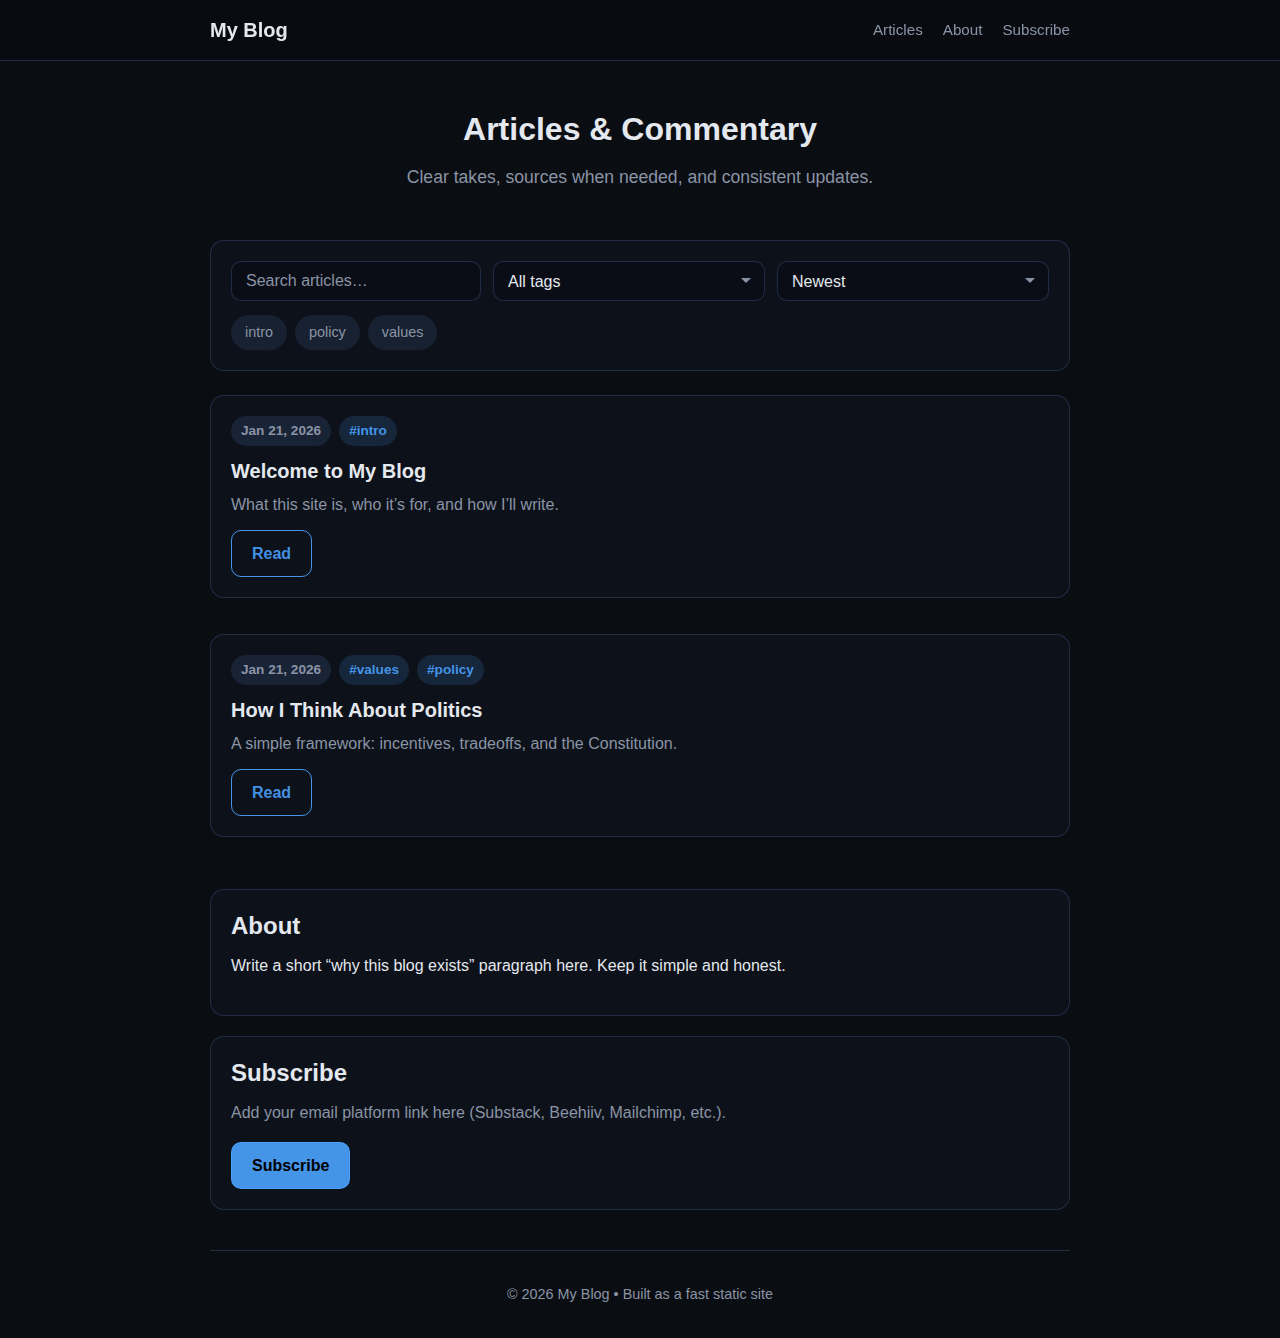
<file: index.html>
<!doctype html>
<html lang="en">
<head>
  <meta charset="utf-8" />
  <meta name="viewport" content="width=device-width,initial-scale=1" />
  <title>My Blog</title>
  <link rel="stylesheet" href="styles.css" />
</head>
<body>
  <header class="site-header">
    <div class="container header-inner">
      <a class="brand" href="./index.html">My Blog</a>
      <nav class="nav">
        <a href="./index.html">Articles</a>
        <a href="#about">About</a>
        <a href="#subscribe">Subscribe</a>
      </nav>
    </div>
  </header>

  <main class="container">
    <section class="hero">
      <h1>Articles & Commentary</h1>
      <p class="muted">Clear takes, sources when needed, and consistent updates.</p>
    </section>

    <section class="controls card">
      <div class="controls-row">
        <input id="searchInput" class="input" type="search" placeholder="Search articles…" />
        <select id="tagSelect" class="select">
          <option value="">All tags</option>
        </select>
        <select id="sortSelect" class="select">
          <option value="new">Newest</option>
          <option value="old">Oldest</option>
        </select>
      </div>
      <div id="tagChips" class="chips"></div>
    </section>

    <section id="posts" class="posts"></section>

    <section id="about" class="card">
      <h2>About</h2>
      <p>
        Write a short “why this blog exists” paragraph here. Keep it simple and honest.
      </p>
    </section>

    <section id="subscribe" class="card">
      <h2>Subscribe</h2>
      <p class="muted">Add your email platform link here (Substack, Beehiiv, Mailchimp, etc.).</p>
      <a class="button" href="#" target="_blank" rel="noopener">Subscribe</a>
    </section>

    <footer class="site-footer">
      <p class="muted">© <span id="year"></span> My Blog • Built as a fast static site</p>
    </footer>
  </main>

  <script src="app.js"></script>
</body>
</html>
</file>
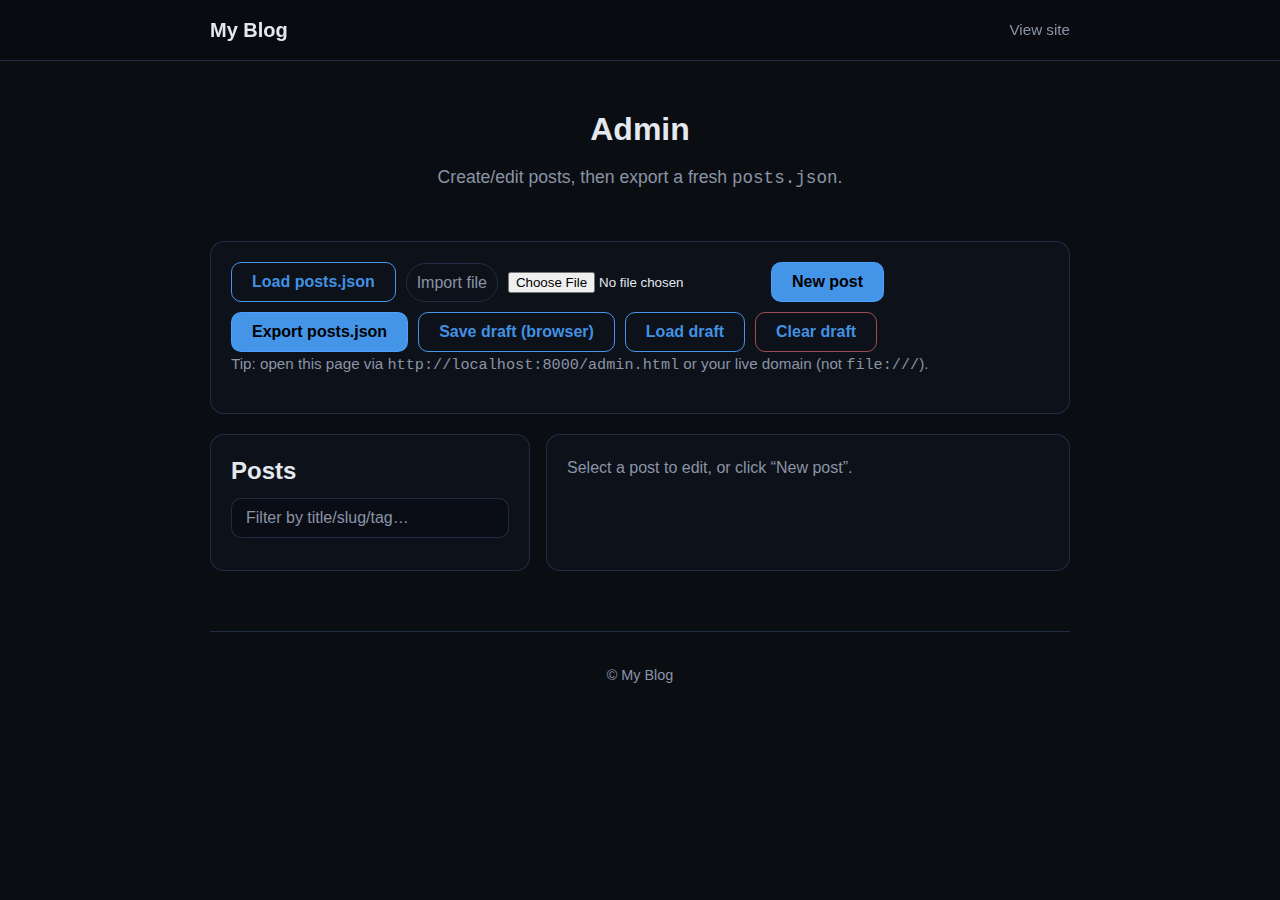
<file: admin.html>
<!doctype html>
<html lang="en">
<head>
  <meta charset="utf-8" />
  <meta name="viewport" content="width=device-width,initial-scale=1" />
  <title>Admin • My Blog</title>
  <link rel="stylesheet" href="styles.css" />
  <style>
    .admin-grid{ display:grid; grid-template-columns: 320px 1fr; gap:16px; }
    @media (max-width: 980px){ .admin-grid{ grid-template-columns:1fr; } }
    .admin-list{ display:flex; flex-direction:column; gap:10px; }
    .admin-item{ cursor:pointer; }
    .admin-item.active{ border-color: rgba(74,163,255,.9); box-shadow: 0 0 0 3px rgba(74,163,255,.12); }
    .row{ display:flex; gap:10px; flex-wrap:wrap; }
    .row > *{ flex:1 1 220px; }
    .toolbar{ display:flex; gap:10px; flex-wrap:wrap; align-items:center; }
    .toolbar .button{ white-space:nowrap; }
    .danger{ border-color: rgba(255,120,120,.6)!important; }
    .mono{ font-family: ui-monospace, SFMono-Regular, Menlo, Monaco, Consolas, "Liberation Mono", "Courier New", monospace; }
    .help{ color: var(--muted); font-size:.95rem; }
    .split{ display:grid; grid-template-columns: 1fr 1fr; gap:16px; }
    @media (max-width: 980px){ .split{ grid-template-columns:1fr; } }
    .block{ border:1px solid rgba(34,49,73,.9); border-radius:14px; padding:12px; background: rgba(9,12,18,.35); margin:10px 0; }
    .block-head{ display:flex; justify-content:space-between; gap:10px; align-items:center; flex-wrap:wrap; }
    .block-type{ font-weight:800; }
    .mini{ padding:8px 10px; border-radius:12px; }
    .preview{ border:1px solid rgba(34,49,73,.9); border-radius:16px; padding:16px; background: rgba(9,12,18,.25); }
    .preview h1{ margin: 6px 0 8px; }
    .preview .muted{ margin-top:0; }
    .file-input{ display:inline-flex; align-items:center; gap:10px; flex-wrap:wrap; }
    .file-input input{ max-width: 260px; }
    .pill{ border:1px solid rgba(34,49,73,.9); border-radius:999px; padding:6px 10px; color:var(--muted); }
  </style>
</head>
<body>
  <header class="site-header">
    <div class="container header-inner">
      <a class="brand" href="./index.html">My Blog</a>
      <nav class="nav">
        <a href="./index.html">View site</a>
      </nav>
    </div>
  </header>

  <main class="container">
    <section class="hero">
      <h1>Admin</h1>
      <p class="muted">Create/edit posts, then export a fresh <span class="mono">posts.json</span>.</p>
    </section>

    <section class="card">
      <div class="toolbar">
        <button id="btnLoadFromServer" class="button secondary">Load posts.json</button>

        <span class="file-input">
          <span class="pill">Import file</span>
          <input id="fileImport" type="file" accept=".json,application/json" />
        </span>

        <button id="btnNewPost" class="button">New post</button>
        <button id="btnExport" class="button">Export posts.json</button>
        <button id="btnSaveDraft" class="button secondary">Save draft (browser)</button>
        <button id="btnLoadDraft" class="button secondary">Load draft</button>
        <button id="btnClearDraft" class="button secondary danger">Clear draft</button>
      </div>

      <p class="help">
        Tip: open this page via <span class="mono">http://localhost:8000/admin.html</span> or your live domain (not <span class="mono">file:///</span>).
      </p>
    </section>

    <div class="admin-grid">
      <aside class="card">
        <h2>Posts</h2>
        <div class="row">
          <input id="filter" class="input" type="search" placeholder="Filter by title/slug/tag…" />
        </div>
        <div id="postList" class="admin-list" style="margin-top:12px;"></div>
      </aside>

      <section class="card">
        <div id="editorEmpty" class="muted">Select a post to edit, or click “New post”.</div>

        <div id="editor" style="display:none;">
          <h2>Edit Post</h2>

          <div class="row">
            <input id="title" class="input" placeholder="Title" />
            <input id="slug" class="input mono" placeholder="slug-like-this" />
          </div>

          <div class="row">
            <input id="date" class="input mono" placeholder="YYYY-MM-DD" />
            <input id="tags" class="input" placeholder="tags,comma,separated" />
          </div>

          <div class="row">
            <input id="excerpt" class="input" placeholder="Excerpt (1–2 sentences)" />
          </div>

          <div class="toolbar" style="margin-top:12px;">
            <button id="btnAddBlock" class="button secondary">Add block</button>
            <select id="blockType" class="select" style="max-width: 260px;">
              <option value="p">Paragraph</option>
              <option value="h2">Heading</option>
              <option value="list">List</option>
              <option value="video">Video</option>
              <option value="quote">Quote</option>
              <option value="callout">Callout</option>
              <option value="sources">Sources</option>
              <option value="image">Image</option>
            </select>

            <button id="btnDeletePost" class="button secondary danger">Delete post</button>
          </div>

          <div class="split" style="margin-top:14px;">
            <div>
              <h3>Blocks</h3>
              <div id="blocks"></div>
            </div>
            <div>
              <h3>Preview</h3>
              <div id="preview" class="preview"></div>
            </div>
          </div>

          <div class="toolbar" style="margin-top:16px;">
            <button id="btnApply" class="button">Apply changes</button>
            <span class="muted" id="status"></span>
          </div>
        </div>
      </section>
    </div>

    <footer class="site-footer">
      <p class="muted">© <span id="year"></span> My Blog</p>
    </footer>
  </main>

  <script src="admin.js"></script>
</body>
</html>
</file>
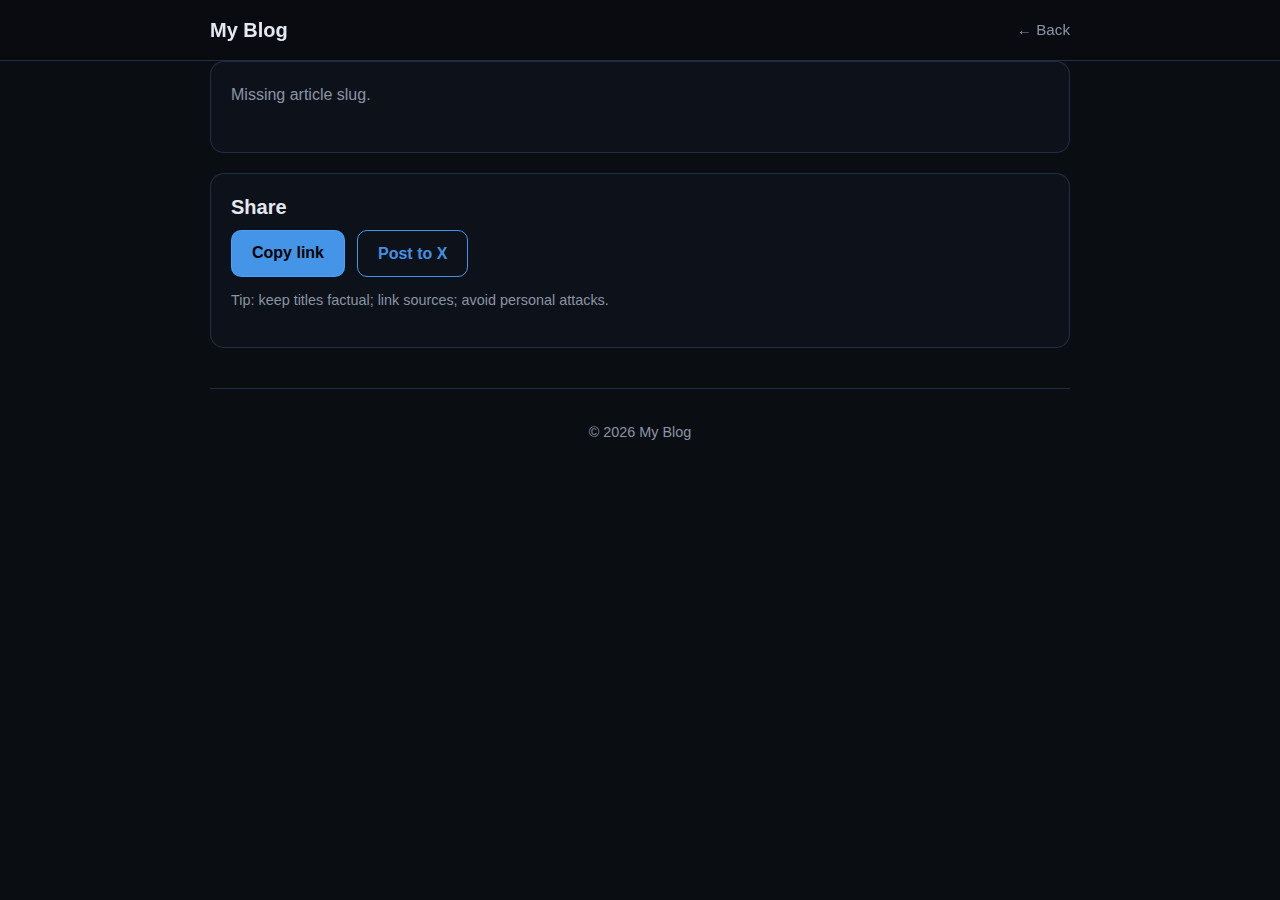
<file: post.html>
<!doctype html>
<html lang="en">
<head>
  <meta charset="utf-8" />
  <meta name="viewport" content="width=device-width,initial-scale=1" />
  <title>Article</title>
  <link rel="stylesheet" href="styles.css" />
  <meta name="description" content="Article" />
</head>
<body>
  <header class="site-header">
    <div class="container header-inner">
      <a class="brand" href="./index.html">My Blog</a>
      <nav class="nav">
        <a href="./index.html">← Back</a>
      </nav>
    </div>
  </header>

  <main class="container">
    <article id="article" class="card article">
      <div class="skeleton">Loading…</div>
    </article>

    <section class="card">
      <h3>Share</h3>
      <div class="share-row">
        <button id="copyLink" class="button">Copy link</button>
        <a id="tweetLink" class="button secondary" href="#" target="_blank" rel="noopener">Post to X</a>
      </div>
      <p class="muted small">Tip: keep titles factual; link sources; avoid personal attacks.</p>
    </section>

    <footer class="site-footer">
      <p class="muted">© <span id="year"></span> My Blog</p>
    </footer>
  </main>

  <script src="post.js"></script>
</body>
</html>
</file>
<file: styles.css>
/* ========================================
   CSS Custom Properties
   ======================================== */
:root {
  --bg: #0a0d12;
  --bg-card: rgba(14, 18, 26, 0.95);
  --text: #e4e8ef;
  --muted: #8a94a6;
  --accent: rgba(74, 163, 255, 0.9);
  --accent-hover: rgba(94, 178, 255, 1);
  --border: rgba(34, 49, 73, 0.9);
  --danger: rgba(255, 120, 120, 0.6);
  --radius: 14px;
  --radius-sm: 10px;
}

/* ========================================
   Reset & Base
   ======================================== */
*, *::before, *::after {
  box-sizing: border-box;
}

body {
  margin: 0;
  font-family: -apple-system, BlinkMacSystemFont, "Segoe UI", Roboto, Oxygen, Ubuntu, Cantarell, "Open Sans", "Helvetica Neue", sans-serif;
  font-size: 16px;
  line-height: 1.6;
  background: var(--bg);
  color: var(--text);
  min-height: 100vh;
}

h1, h2, h3, h4, h5, h6 {
  margin: 0 0 0.5em;
  line-height: 1.3;
  font-weight: 700;
}

h1 { font-size: 2rem; }
h2 { font-size: 1.5rem; }
h3 { font-size: 1.25rem; }

p {
  margin: 0 0 1em;
}

a {
  color: var(--accent);
  text-decoration: none;
  transition: color 0.2s ease;
}

a:hover {
  color: var(--accent-hover);
}

ul, ol {
  margin: 0 0 1em;
  padding-left: 1.5em;
}

li {
  margin-bottom: 0.35em;
}

img {
  max-width: 100%;
  height: auto;
}

/* ========================================
   Utility Classes
   ======================================== */
.muted {
  color: var(--muted);
}

.small {
  font-size: 0.9rem;
}

.skeleton {
  color: var(--muted);
  padding: 2rem;
  text-align: center;
}

/* ========================================
   Layout
   ======================================== */
.container {
  width: 100%;
  max-width: 900px;
  margin: 0 auto;
  padding: 0 20px;
}

/* ========================================
   Site Header
   ======================================== */
.site-header {
  background: rgba(9, 12, 18, 0.85);
  backdrop-filter: blur(10px);
  border-bottom: 1px solid var(--border);
  position: sticky;
  top: 0;
  z-index: 100;
}

.header-inner {
  display: flex;
  align-items: center;
  justify-content: space-between;
  padding: 14px 20px;
  gap: 16px;
}

.brand {
  font-size: 1.25rem;
  font-weight: 800;
  color: var(--text);
}

.brand:hover {
  color: var(--accent);
}

.nav {
  display: flex;
  gap: 20px;
  align-items: center;
}

.nav a {
  color: var(--muted);
  font-size: 0.95rem;
  transition: color 0.2s ease;
}

.nav a:hover {
  color: var(--text);
}

/* ========================================
   Hero Section
   ======================================== */
.hero {
  padding: 48px 0 32px;
  text-align: center;
}

.hero h1 {
  margin-bottom: 12px;
}

.hero .muted {
  font-size: 1.1rem;
}

/* ========================================
   Cards
   ======================================== */
.card {
  background: var(--bg-card);
  border: 1px solid var(--border);
  border-radius: var(--radius);
  padding: 20px;
  margin-bottom: 20px;
}

.post-card h3 {
  margin: 12px 0 8px;
}

.post-card h3 a {
  color: var(--text);
}

.post-card h3 a:hover {
  color: var(--accent);
}

.excerpt {
  color: var(--muted);
  margin: 0;
}

/* ========================================
   Post Meta & Badges
   ======================================== */
.post-meta {
  display: flex;
  flex-wrap: wrap;
  gap: 8px;
  align-items: center;
}

.badge {
  display: inline-block;
  padding: 4px 10px;
  font-size: 0.85rem;
  font-weight: 600;
  border-radius: 999px;
  background: rgba(34, 49, 73, 0.6);
  color: var(--muted);
}

.badge.accent {
  background: rgba(74, 163, 255, 0.15);
  color: var(--accent);
}

/* ========================================
   Controls & Filters
   ======================================== */
.controls {
  margin-bottom: 24px;
}

.controls-row {
  display: flex;
  gap: 12px;
  flex-wrap: wrap;
}

/* ========================================
   Form Elements
   ======================================== */
.input,
.select {
  background: rgba(9, 12, 18, 0.6);
  border: 1px solid var(--border);
  border-radius: var(--radius-sm);
  padding: 10px 14px;
  font-size: 1rem;
  color: var(--text);
  transition: border-color 0.2s ease, box-shadow 0.2s ease;
  width: 100%;
}

.input:focus,
.select:focus {
  outline: none;
  border-color: var(--accent);
  box-shadow: 0 0 0 3px rgba(74, 163, 255, 0.12);
}

.input::placeholder {
  color: var(--muted);
}

.select {
  cursor: pointer;
  appearance: none;
  background-image: url("data:image/svg+xml,%3Csvg xmlns='http://www.w3.org/2000/svg' width='12' height='12' viewBox='0 0 12 12'%3E%3Cpath fill='%238a94a6' d='M6 8L1 3h10z'/%3E%3C/svg%3E");
  background-repeat: no-repeat;
  background-position: right 12px center;
  padding-right: 36px;
}

.controls-row .input,
.controls-row .select {
  flex: 1;
  min-width: 150px;
}

/* ========================================
   Chips (Tag filters)
   ======================================== */
.chips {
  display: flex;
  flex-wrap: wrap;
  gap: 8px;
  margin-top: 14px;
}

.chip {
  padding: 6px 14px;
  font-size: 0.9rem;
  border-radius: 999px;
  background: rgba(34, 49, 73, 0.5);
  color: var(--muted);
  cursor: pointer;
  transition: background 0.2s ease, color 0.2s ease;
  user-select: none;
}

.chip:hover {
  background: rgba(34, 49, 73, 0.8);
  color: var(--text);
}

.chip.active {
  background: rgba(74, 163, 255, 0.2);
  color: var(--accent);
}

/* ========================================
   Buttons
   ======================================== */
.button {
  display: inline-block;
  padding: 10px 20px;
  font-size: 1rem;
  font-weight: 600;
  text-align: center;
  border: 1px solid var(--accent);
  border-radius: var(--radius-sm);
  background: var(--accent);
  color: #000;
  cursor: pointer;
  transition: background 0.2s ease, transform 0.1s ease;
}

.button:hover {
  background: var(--accent-hover);
  color: #000;
}

.button:active {
  transform: scale(0.98);
}

.button.secondary {
  background: transparent;
  color: var(--accent);
}

.button.secondary:hover {
  background: rgba(74, 163, 255, 0.1);
  color: var(--accent-hover);
}

/* ========================================
   Posts List
   ======================================== */
.posts {
  display: flex;
  flex-direction: column;
  gap: 16px;
  margin-bottom: 32px;
}

/* ========================================
   Article Page
   ======================================== */
.article h1 {
  margin: 12px 0 8px;
}

.article .muted {
  margin-bottom: 24px;
}

.article .content {
  margin-top: 24px;
}

.article .content h2 {
  margin-top: 28px;
}

.article .content p {
  color: var(--text);
  line-height: 1.75;
}

.article .content ul {
  line-height: 1.75;
}

/* ========================================
   Share Section
   ======================================== */
.share-row {
  display: flex;
  gap: 12px;
  flex-wrap: wrap;
  margin-bottom: 12px;
}

/* ========================================
   Footer
   ======================================== */
.site-footer {
  padding: 32px 0;
  text-align: center;
  border-top: 1px solid var(--border);
  margin-top: 40px;
}

.site-footer .muted {
  margin: 0;
  font-size: 0.9rem;
}

/* ========================================
   Video Blocks
   ======================================== */
.video-wrap {
  margin-top: 12px;
}

.vid-title {
  margin: 6px 0 8px;
  font-weight: 700;
  color: var(--text);
}

.vid-cap {
  margin-top: 8px;
  color: var(--muted);
  font-size: 0.95rem;
}

.video {
  position: relative;
  width: 100%;
  padding-top: 56.25%;
  border-radius: var(--radius);
  overflow: hidden;
  border: 1px solid var(--border);
  background: rgba(9, 12, 18, 0.45);
}

.video iframe {
  position: absolute;
  inset: 0;
  width: 100%;
  height: 100%;
}

.video-card {
  padding: 40px 20px;
  text-align: center;
  background: rgba(9, 12, 18, 0.45);
  border: 1px solid var(--border);
  border-radius: var(--radius);
}

/* ========================================
   Quote Blocks
   ======================================== */
.quote {
  margin: 14px 0;
  padding: 12px 14px;
  border-left: 4px solid var(--accent);
  background: rgba(9, 12, 18, 0.35);
  border-radius: 12px;
}

.quote-by {
  margin-top: 8px;
  color: var(--muted);
  font-size: 0.95rem;
}

/* ========================================
   Callout Blocks
   ======================================== */
.callout {
  margin: 14px 0;
  padding: 12px 14px;
  border-radius: var(--radius);
  border: 1px solid var(--border);
  background: rgba(9, 12, 18, 0.35);
}

.callout-title {
  font-weight: 800;
  margin-bottom: 6px;
}

.callout-text {
  color: var(--muted);
}

.callout-note {
  border-color: rgba(74, 163, 255, 0.6);
}

.callout-hot {
  border-color: var(--danger);
}

/* ========================================
   Sources Block
   ======================================== */
.sources {
  margin: 14px 0;
  padding: 14px;
  background: rgba(9, 12, 18, 0.35);
  border: 1px solid var(--border);
  border-radius: var(--radius);
}

.sources h3 {
  margin: 0 0 10px;
}

.sources ul {
  margin: 0 0 0 18px;
}

.sources li {
  margin-bottom: 6px;
}

/* ========================================
   Image Blocks
   ======================================== */
.img {
  margin: 14px 0;
}

.img img {
  width: 100%;
  height: auto;
  border-radius: var(--radius);
  border: 1px solid var(--border);
}

.img-cap {
  margin-top: 8px;
  color: var(--muted);
  font-size: 0.95rem;
}

/* ========================================
   Responsive
   ======================================== */
@media (max-width: 600px) {
  .header-inner {
    flex-direction: column;
    gap: 12px;
  }

  .hero {
    padding: 32px 0 24px;
  }

  .hero h1 {
    font-size: 1.75rem;
  }

  .controls-row {
    flex-direction: column;
  }

  .controls-row .input,
  .controls-row .select {
    width: 100%;
  }
}
</file>
